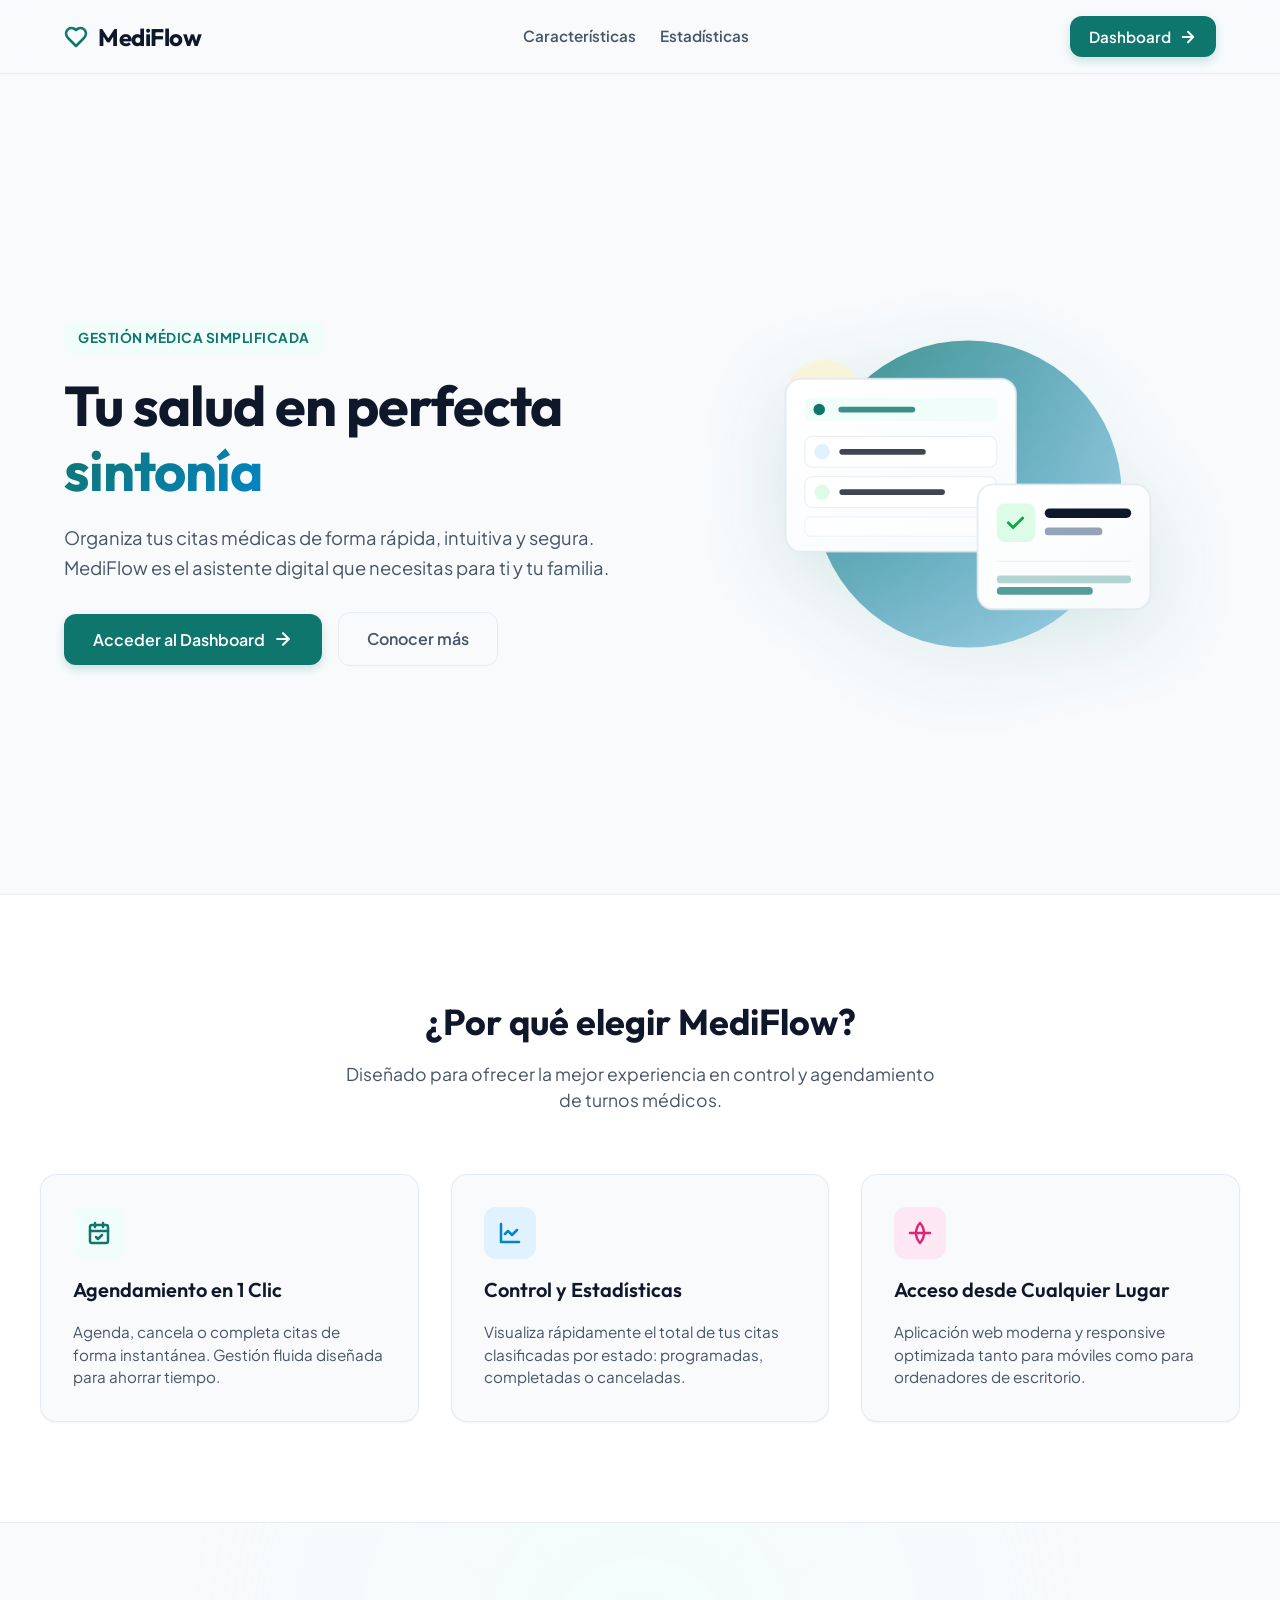
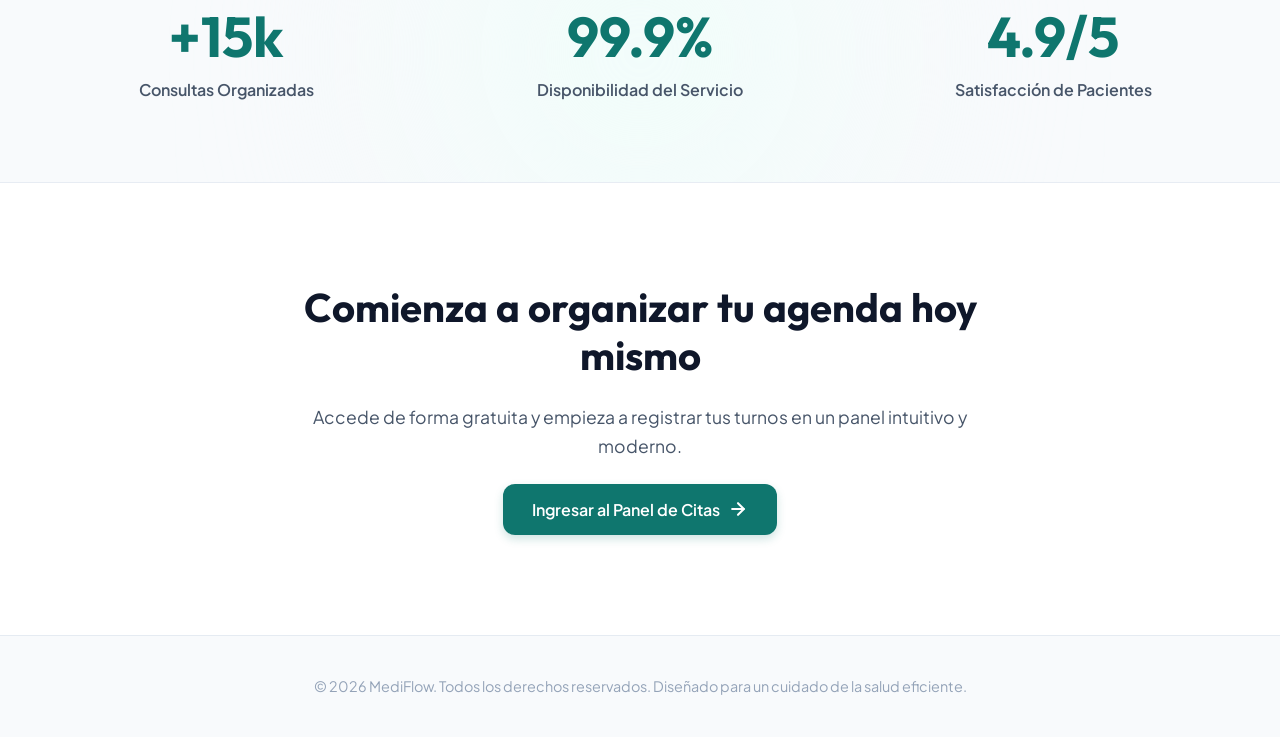
<file: public/index.html>
<!DOCTYPE html>
<html lang="es">
<head>
  <meta charset="UTF-8">
  <meta name="viewport" content="width=device-width, initial-scale=1.0">
  <title>MediFlow - Gestión de Citas Médicas</title>
  <link rel="preconnect" href="https://fonts.googleapis.com">
  <link rel="preconnect" href="https://fonts.gstatic.com" crossorigin>
  <link href="https://fonts.googleapis.com/css2?family=Outfit:wght@300;400;500;600;700&family=Plus+Jakarta+Sans:wght@300;400;500;600;700&display=swap" rel="stylesheet">
  <link rel="stylesheet" href="styles.css">
</head>
<body>
  <!-- VIEW: LANDING PAGE -->
  <div id="landingView" class="view">
    <!-- Header / Navigation -->
    <header class="app-header">
      <div class="header-container">
        <div class="logo clickable-logo" onclick="navigateTo('/')">
          <svg xmlns="http://www.w3.org/2000/svg" width="24" height="24" viewBox="0 0 24 24" fill="none" stroke="currentColor" stroke-width="2.5" stroke-linecap="round" stroke-linejoin="round" class="logo-icon"><path d="M19 14c1.49-1.46 3-3.21 3-5.5A5.5 5.5 0 0 0 16.5 3c-1.76 0-3 .5-4.5 2-1.5-1.5-2.74-2-4.5-2A5.5 5.5 0 0 0 2 8.5c0 2.3 1.5 4.05 3 5.5l7 7Z"/></svg>
          <h1>MediFlow</h1>
        </div>
        <nav class="landing-nav">
          <a href="#features" class="nav-link" onclick="event.preventDefault(); document.getElementById('features').scrollIntoView({ behavior: 'smooth' });">Características</a>
          <a href="#stats" class="nav-link" onclick="event.preventDefault(); document.getElementById('stats').scrollIntoView({ behavior: 'smooth' });">Estadísticas</a>
        </nav>
        <button class="btn btn-primary" onclick="navigateTo('/home')">
          Dashboard
          <svg xmlns="http://www.w3.org/2000/svg" width="18" height="18" viewBox="0 0 24 24" fill="none" stroke="currentColor" stroke-width="2.5" stroke-linecap="round" stroke-linejoin="round"><path d="M5 12h14"/><path d="m12 5 7 7-7 7"/></svg>
        </button>
      </div>
    </header>

    <!-- Hero Section -->
    <section class="landing-hero">
      <div class="hero-container">
        <div class="hero-content">
          <span class="hero-tag">Gestión Médica Simplificada</span>
          <h2 class="hero-title">Tu salud en perfecta <span class="gradient-text">sintonía</span></h2>
          <p class="hero-subtitle">Organiza tus citas médicas de forma rápida, intuitiva y segura. MediFlow es el asistente digital que necesitas para ti y tu familia.</p>
          <div class="hero-actions">
            <button class="btn btn-primary btn-lg" onclick="navigateTo('/home')">
              Acceder al Dashboard
              <svg xmlns="http://www.w3.org/2000/svg" width="20" height="20" viewBox="0 0 24 24" fill="none" stroke="currentColor" stroke-width="2.5" stroke-linecap="round" stroke-linejoin="round"><path d="M5 12h14"/><path d="m12 5 7 7-7 7"/></svg>
            </button>
            <a href="#features" class="btn btn-secondary btn-lg" onclick="event.preventDefault(); document.getElementById('features').scrollIntoView({ behavior: 'smooth' });">Conocer más</a>
          </div>
        </div>
        <div class="hero-graphic">
          <svg viewBox="0 0 500 400" fill="none" xmlns="http://www.w3.org/2000/svg" class="animated-hero-svg">
            <defs>
              <linearGradient id="circleGrad" x1="0%" y1="0%" x2="100%" y2="100%">
                <stop offset="0%" stop-color="var(--primary-color)" stop-opacity="0.8"/>
                <stop offset="100%" stop-color="var(--accent-blue)" stop-opacity="0.3"/>
              </linearGradient>
              <linearGradient id="cardGrad" x1="0%" y1="0%" x2="100%" y2="100%">
                <stop offset="0%" stop-color="var(--bg-secondary)"/>
                <stop offset="100%" stop-color="var(--bg-primary)"/>
              </linearGradient>
            </defs>
            <circle cx="250" cy="200" r="160" fill="url(#circleGrad)" />
            <circle cx="100" cy="100" r="40" fill="var(--accent-yellow-bg)" opacity="0.6"/>
            
            <!-- Calendar Card Mockup -->
            <g class="svg-floating-card-1">
              <rect x="60" y="80" width="240" height="180" rx="16" fill="url(#cardGrad)" stroke="var(--border-color)" stroke-width="2" />
              <!-- Calendar Header -->
              <rect x="80" y="100" width="200" height="24" rx="6" fill="var(--primary-light)"/>
              <circle cx="95" cy="112" r="6" fill="var(--primary-color)"/>
              <rect x="115" y="109" width="80" height="6" rx="3" fill="var(--primary-color)" opacity="0.8"/>
              
              <!-- Calendar Items -->
              <rect x="80" y="140" width="200" height="32" rx="8" fill="var(--bg-secondary)" stroke="var(--border-color)"/>
              <circle cx="98" cy="156" r="8" fill="var(--accent-blue-bg)"/>
              <rect x="116" y="153" width="90" height="6" rx="3" fill="var(--text-primary)" opacity="0.8"/>
              
              <rect x="80" y="182" width="200" height="32" rx="8" fill="var(--bg-secondary)" stroke="var(--border-color)"/>
              <circle cx="98" cy="198" r="8" fill="var(--accent-green-bg)"/>
              <rect x="116" y="195" width="110" height="6" rx="3" fill="var(--text-primary)" opacity="0.8"/>

              <rect x="80" y="224" width="200" height="20" rx="6" fill="var(--bg-secondary)" stroke="var(--border-color)" opacity="0.7"/>
            </g>

            <!-- Stats/Overlay Mockup -->
            <g class="svg-floating-card-2">
              <rect x="260" y="190" width="180" height="130" rx="16" fill="url(#cardGrad)" stroke="var(--border-color)" stroke-width="2" />
              <rect x="280" y="210" width="40" height="40" rx="8" fill="var(--accent-green-bg)"/>
              <path d="M292 230L297 235L307 225" stroke="var(--accent-green)" stroke-width="3" stroke-linecap="round" stroke-linejoin="round"/>
              <rect x="330" y="215" width="90" height="10" rx="5" fill="var(--text-primary)"/>
              <rect x="330" y="235" width="60" height="8" rx="4" fill="var(--text-muted)"/>
              
              <line x1="280" y1="270" x2="420" y2="270" stroke="var(--border-color)" stroke-width="1"/>
              
              <rect x="280" y="285" width="140" height="8" rx="4" fill="var(--primary-color)" opacity="0.3"/>
              <rect x="280" y="297" width="100" height="8" rx="4" fill="var(--primary-color)" opacity="0.7"/>
            </g>
          </svg>
        </div>
      </div>
    </section>

    <!-- Features Section -->
    <section id="features" class="landing-features">
      <div class="section-container">
        <h3 class="section-title">¿Por qué elegir MediFlow?</h3>
        <p class="section-subtitle">Diseñado para ofrecer la mejor experiencia en control y agendamiento de turnos médicos.</p>
        
        <div class="features-grid">
          <!-- Card 1 -->
          <div class="feature-card">
            <div class="feature-icon icon-teal">
              <svg xmlns="http://www.w3.org/2000/svg" width="24" height="24" viewBox="0 0 24 24" fill="none" stroke="currentColor" stroke-width="2.5" stroke-linecap="round" stroke-linejoin="round"><rect width="18" height="18" x="3" y="4" rx="2" ry="2"/><line x1="16" x2="16" y1="2" y2="6"/><line x1="8" x2="8" y1="2" y2="6"/><line x1="3" x2="21" y1="10" y2="10"/><path d="m9 16 2 2 4-4"/></svg>
            </div>
            <h4>Agendamiento en 1 Clic</h4>
            <p>Agenda, cancela o completa citas de forma instantánea. Gestión fluida diseñada para ahorrar tiempo.</p>
          </div>

          <!-- Card 2 -->
          <div class="feature-card">
            <div class="feature-icon icon-indigo">
              <svg xmlns="http://www.w3.org/2000/svg" width="24" height="24" viewBox="0 0 24 24" fill="none" stroke="currentColor" stroke-width="2.5" stroke-linecap="round" stroke-linejoin="round"><path d="M3 3v18h18"/><path d="m19 9-5 5-4-4-3 3"/></svg>
            </div>
            <h4>Control y Estadísticas</h4>
            <p>Visualiza rápidamente el total de tus citas clasificadas por estado: programadas, completadas o canceladas.</p>
          </div>

          <!-- Card 3 -->
          <div class="feature-card">
            <div class="feature-icon icon-pink">
              <svg xmlns="http://www.w3.org/2000/svg" width="24" height="24" viewBox="0 0 24 24" fill="none" stroke="currentColor" stroke-width="2.5" stroke-linecap="round" stroke-linejoin="round"><path d="M12 2a15.3 15.3 0 0 1 4 10 15.3 15.3 0 0 1-4 10 15.3 15.3 0 0 1-4-10 15.3 15.3 0 0 1 4-10z"/><path d="M2 12h20"/></svg>
            </div>
            <h4>Acceso desde Cualquier Lugar</h4>
            <p>Aplicación web moderna y responsive optimizada tanto para móviles como para ordenadores de escritorio.</p>
          </div>
        </div>
      </div>
    </section>

    <!-- Stats Section -->
    <section id="stats" class="landing-stats">
      <div class="stats-bg-blur"></div>
      <div class="section-container">
        <div class="landing-stats-grid">
          <div class="landing-stat-item">
            <span class="landing-stat-number">+15k</span>
            <span class="landing-stat-desc">Consultas Organizadas</span>
          </div>
          <div class="landing-stat-item">
            <span class="landing-stat-number">99.9%</span>
            <span class="landing-stat-desc">Disponibilidad del Servicio</span>
          </div>
          <div class="landing-stat-item">
            <span class="landing-stat-number">4.9/5</span>
            <span class="landing-stat-desc">Satisfacción de Pacientes</span>
          </div>
        </div>
      </div>
    </section>

    <!-- CTA Final Section -->
    <section class="landing-cta">
      <div class="cta-container">
        <h3>Comienza a organizar tu agenda hoy mismo</h3>
        <p>Accede de forma gratuita y empieza a registrar tus turnos en un panel intuitivo y moderno.</p>
        <button class="btn btn-primary btn-lg" onclick="navigateTo('/home')">
          Ingresar al Panel de Citas
          <svg xmlns="http://www.w3.org/2000/svg" width="20" height="20" viewBox="0 0 24 24" fill="none" stroke="currentColor" stroke-width="2.5" stroke-linecap="round" stroke-linejoin="round"><path d="M5 12h14"/><path d="m12 5 7 7-7 7"/></svg>
        </button>
      </div>
    </section>

    <!-- Landing Footer -->
    <footer class="landing-footer">
      <div class="footer-container">
        <p>&copy; 2026 MediFlow. Todos los derechos reservados. Diseñado para un cuidado de la salud eficiente.</p>
      </div>
    </footer>
  </div>

  <!-- VIEW: DASHBOARD -->
  <div id="dashboardView" class="view hidden">
    <!-- Header / Navigation -->
    <header class="app-header">
      <div class="header-container">
        <div class="logo clickable-logo" onclick="navigateTo('/')">
          <svg xmlns="http://www.w3.org/2000/svg" width="24" height="24" viewBox="0 0 24 24" fill="none" stroke="currentColor" stroke-width="2.5" stroke-linecap="round" stroke-linejoin="round" class="logo-icon"><path d="M19 14c1.49-1.46 3-3.21 3-5.5A5.5 5.5 0 0 0 16.5 3c-1.76 0-3 .5-4.5 2-1.5-1.5-2.74-2-4.5-2A5.5 5.5 0 0 0 2 8.5c0 2.3 1.5 4.05 3 5.5l7 7Z"/></svg>
          <h1>MediFlow</h1>
        </div>
        <nav class="dashboard-nav">
          <a href="/" class="nav-link" onclick="event.preventDefault(); navigateTo('/')">
            <svg xmlns="http://www.w3.org/2000/svg" width="18" height="18" viewBox="0 0 24 24" fill="none" stroke="currentColor" stroke-width="2" stroke-linecap="round" stroke-linejoin="round" style="margin-right: 4px; vertical-align: middle;"><path d="m3 9 9-7 9 7v11a2 2 0 0 1-2 2H5a2 2 0 0 1-2-2z"/><polyline points="9 22 9 12 15 12 15 22"/></svg>
            Inicio
          </a>
        </nav>
        <button class="btn btn-primary" id="btnOpenNewAppointment" aria-haspopup="dialog">
          <svg xmlns="http://www.w3.org/2000/svg" width="18" height="18" viewBox="0 0 24 24" fill="none" stroke="currentColor" stroke-width="2.5" stroke-linecap="round" stroke-linejoin="round"><path d="M5 12h14"/><path d="M12 5v14"/></svg>
          Nueva Cita
        </button>
      </div>
    </header>

    <!-- Main Container -->
    <main class="app-container">
      
      <!-- Stats Section -->
      <section class="stats-grid" aria-label="Estadísticas de citas">
        <div class="stat-card">
          <div class="stat-icon icon-blue">
            <svg xmlns="http://www.w3.org/2000/svg" width="22" height="22" viewBox="0 0 24 24" fill="none" stroke="currentColor" stroke-width="2" stroke-linecap="round" stroke-linejoin="round"><path d="M8 2v4"/><path d="M16 2v4"/><rect width="18" height="18" x="3" y="4" rx="2"/><path d="M3 10h18"/></svg>
          </div>
          <div class="stat-info">
            <span class="stat-label">Total Citas</span>
            <span class="stat-value" id="statTotal">0</span>
          </div>
        </div>
        
        <div class="stat-card">
          <div class="stat-icon icon-yellow">
            <svg xmlns="http://www.w3.org/2000/svg" width="22" height="22" viewBox="0 0 24 24" fill="none" stroke="currentColor" stroke-width="2" stroke-linecap="round" stroke-linejoin="round"><circle cx="12" cy="12" r="10"/><polyline points="12 6 12 12 16 14"/></svg>
          </div>
          <div class="stat-info">
            <span class="stat-label">Pendientes</span>
            <span class="stat-value" id="statScheduled">0</span>
          </div>
        </div>

        <div class="stat-card">
          <div class="stat-icon icon-green">
            <svg xmlns="http://www.w3.org/2000/svg" width="22" height="22" viewBox="0 0 24 24" fill="none" stroke="currentColor" stroke-width="2" stroke-linecap="round" stroke-linejoin="round"><path d="M20 6 9 17l-5-5"/></svg>
          </div>
          <div class="stat-info">
            <span class="stat-label">Completadas</span>
            <span class="stat-value" id="statCompleted">0</span>
          </div>
        </div>

        <div class="stat-card">
          <div class="stat-icon icon-red">
            <svg xmlns="http://www.w3.org/2000/svg" width="22" height="22" viewBox="0 0 24 24" fill="none" stroke="currentColor" stroke-width="2" stroke-linecap="round" stroke-linejoin="round"><circle cx="12" cy="12" r="10"/><path d="m15 9-6 6"/><path d="m9 9 6 6"/></svg>
          </div>
          <div class="stat-info">
            <span class="stat-label">Canceladas</span>
            <span class="stat-value" id="statCancelled">0</span>
          </div>
        </div>
      </section>

      <!-- Content Area & Controls -->
      <section class="content-header">
        <div class="filter-bar">
          <button class="filter-btn active" data-filter="all">Todas</button>
          <button class="filter-btn" data-filter="scheduled">Programadas</button>
          <button class="filter-btn" data-filter="completed">Completadas</button>
          <button class="filter-btn" data-filter="cancelled">Canceladas</button>
        </div>
      </section>

      <!-- Loading State -->
      <div id="loadingIndicator" class="loading-container">
        <div class="spinner"></div>
        <p>Cargando citas...</p>
      </div>

      <!-- Empty State -->
      <div id="emptyState" class="empty-state hidden">
        <svg xmlns="http://www.w3.org/2000/svg" width="64" height="64" viewBox="0 0 24 24" fill="none" stroke="currentColor" stroke-width="1.5" stroke-linecap="round" stroke-linejoin="round" class="empty-icon"><rect width="18" height="18" x="3" y="4" rx="2" ry="2"/><line x1="16" x2="16" y1="2" y2="6"/><line x1="8" x2="8" y1="2" y2="6"/><line x1="3" x2="21" y1="10" y2="10"/><path d="m9 16 2 2 4-4"/></svg>
        <h2>No hay citas registradas</h2>
        <p>Comienza programando tu primera consulta médica haciendo clic en "Nueva Cita".</p>
      </div>

      <!-- Grid / List of appointments -->
      <div id="appointmentsGrid" class="appointments-grid">
        <!-- Citas se renderizan dinámicamente aquí -->
      </div>
    </main>
  </div>

  <!-- Notification Toast -->
  <div id="notificationToast" class="toast hidden" role="alert" aria-live="assertive"></div>

  <!-- Booking Modal Dialog -->
  <dialog id="appointmentModal" closedby="any" class="modal-dialog" aria-labelledby="modalTitle">
    <div class="modal-content">
      <header class="modal-header">
        <h2 id="modalTitle">Nueva Cita Médica</h2>
        <button class="btn-close" id="btnCloseModal" aria-label="Cerrar modal">
          <svg xmlns="http://www.w3.org/2000/svg" width="20" height="20" viewBox="0 0 24 24" fill="none" stroke="currentColor" stroke-width="2" stroke-linecap="round" stroke-linejoin="round"><path d="M18 6 6 18"/><path d="m6 6 12 12"/></svg>
        </button>
      </header>
      <form id="appointmentForm" class="modal-body" novalidate>
        <div class="form-group">
          <label for="patientName">Nombre del Paciente <span class="required">*</span></label>
          <input type="text" id="patientName" name="patientName" placeholder="Ej. Juan Pérez" required autocomplete="name">
          <span class="error-message" id="errorPatientName">El nombre es requerido.</span>
        </div>

        <div class="form-group">
          <label for="email">Correo Electrónico <span class="required">*</span></label>
          <input type="email" id="email" name="email" placeholder="Ej. juan@example.com" required autocomplete="email">
          <span class="error-message" id="errorEmail">Introduce un correo electrónico válido.</span>
        </div>

        <div class="form-row">
          <div class="form-group">
            <label for="date">Fecha <span class="required">*</span></label>
            <input type="date" id="date" name="date" required>
            <span class="error-message" id="errorDate">Selecciona una fecha válida.</span>
          </div>

          <div class="form-group">
            <label for="time">Hora <span class="required">*</span></label>
            <input type="time" id="time" name="time" required>
            <span class="error-message" id="errorTime">Selecciona una hora válida.</span>
          </div>
        </div>

        <div class="form-group">
          <label for="service">Servicio Médico <span class="required">*</span></label>
          <select id="service" name="service" required>
            <option value="" disabled selected>Selecciona una especialidad</option>
            <option value="Medicina General">Medicina General</option>
            <option value="Odontología">Odontología</option>
            <option value="Pediatría">Pediatría</option>
            <option value="Cardiología">Cardiología</option>
            <option value="Dermatología">Dermatología</option>
            <option value="Nutrición">Nutrición</option>
          </select>
          <span class="error-message" id="errorService">Por favor, selecciona un servicio.</span>
        </div>

        <div class="form-group">
          <label for="notes">Notas o Sintomatología</label>
          <textarea id="notes" name="notes" rows="3" placeholder="Describe brevemente el motivo de la consulta o notas relevantes..."></textarea>
        </div>

        <footer class="modal-actions">
          <button type="button" class="btn btn-secondary" id="btnCancelModal">Cancelar</button>
          <button type="submit" class="btn btn-primary">
            <svg xmlns="http://www.w3.org/2000/svg" width="16" height="16" viewBox="0 0 24 24" fill="none" stroke="currentColor" stroke-width="2.5" stroke-linecap="round" stroke-linejoin="round"><path d="M5 12h14"/><path d="M12 5v14"/></svg>
            Agendar Cita
          </button>
        </footer>
      </form>
    </div>
  </dialog>

  <!-- Delete Confirmation Dialog -->
  <dialog id="deleteConfirmModal" closedby="any" class="modal-dialog mini-modal" aria-labelledby="deleteModalTitle">
    <div class="modal-content">
      <header class="modal-header">
        <h2 id="deleteModalTitle">¿Eliminar Cita?</h2>
      </header>
      <div class="modal-body">
        <p>¿Estás seguro de que deseas eliminar esta cita? Esta acción no se puede deshacer.</p>
      </div>
      <footer class="modal-actions">
        <button type="button" class="btn btn-secondary" id="btnCancelDelete">Cancelar</button>
        <button type="button" class="btn btn-danger" id="btnConfirmDelete">Eliminar</button>
      </footer>
    </div>
  </dialog>

  <script src="app.js"></script>
</body>
</html>
</file>
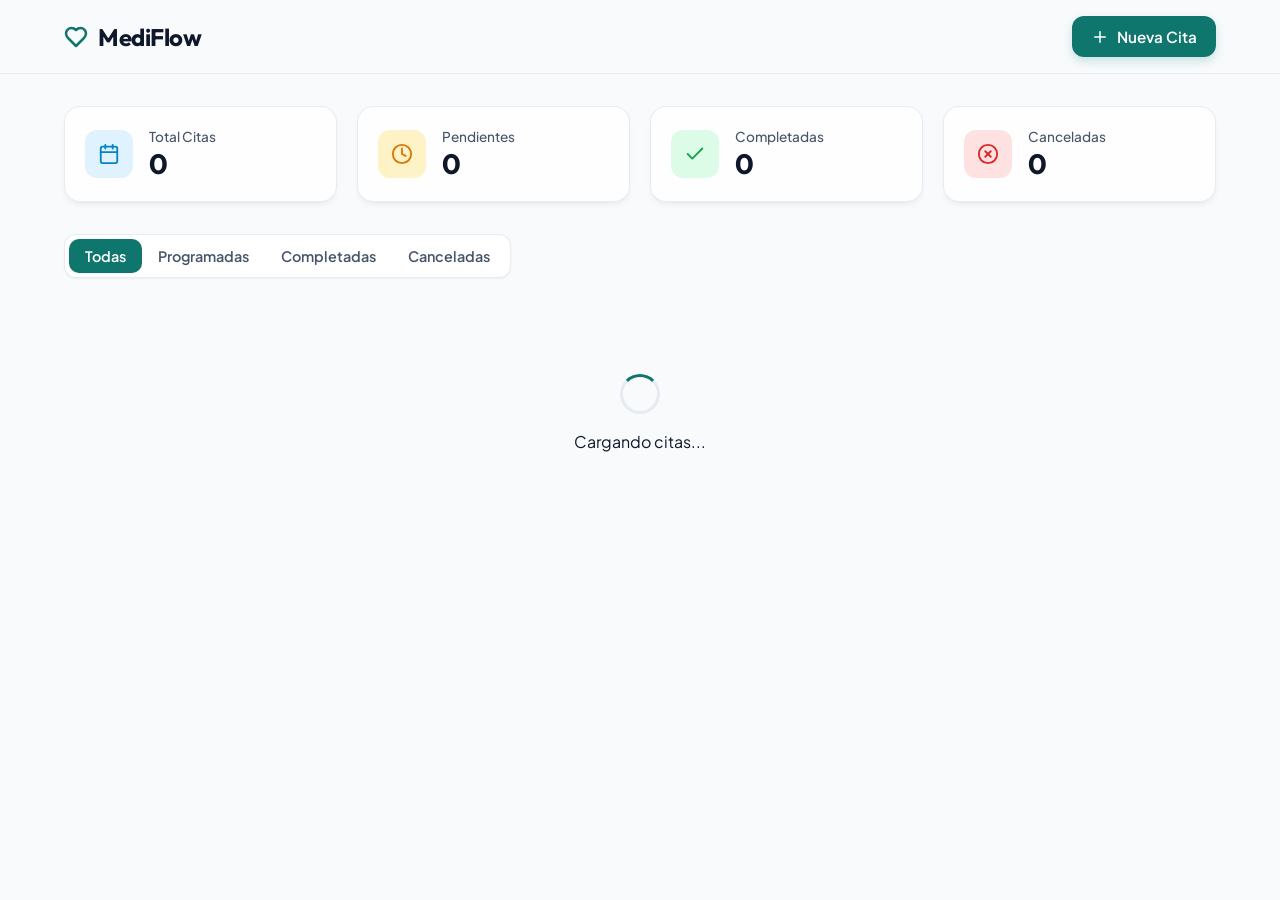
<file: public/home.html>
<!DOCTYPE html>
<html lang="es">
<head>
  <meta charset="UTF-8">
  <meta name="viewport" content="width=device-width, initial-scale=1.0">
  <title>MediFlow - Gestión de Citas Médicas</title>
  <link rel="preconnect" href="https://fonts.googleapis.com">
  <link rel="preconnect" href="https://fonts.gstatic.com" crossorigin>
  <link href="https://fonts.googleapis.com/css2?family=Outfit:wght@300;400;500;600;700&family=Plus+Jakarta+Sans:wght@300;400;500;600;700&display=swap" rel="stylesheet">
  <link rel="stylesheet" href="styles.css">
</head>
<body>
  <!-- Header / Navigation -->
  <header class="app-header">
    <div class="header-container">
      <a href="/" class="logo" style="text-decoration: none; color: inherit;">
        <svg xmlns="http://www.w3.org/2000/svg" width="24" height="24" viewBox="0 0 24 24" fill="none" stroke="currentColor" stroke-width="2.5" stroke-linecap="round" stroke-linejoin="round" class="logo-icon"><path d="M19 14c1.49-1.46 3-3.21 3-5.5A5.5 5.5 0 0 0 16.5 3c-1.76 0-3 .5-4.5 2-1.5-1.5-2.74-2-4.5-2A5.5 5.5 0 0 0 2 8.5c0 2.3 1.5 4.05 3 5.5l7 7Z"/></svg>
        <h1>MediFlow</h1>
      </a>
      <button class="btn btn-primary" id="btnOpenNewAppointment" aria-haspopup="dialog">
        <svg xmlns="http://www.w3.org/2000/svg" width="18" height="18" viewBox="0 0 24 24" fill="none" stroke="currentColor" stroke-width="2" stroke-linecap="round" stroke-linejoin="round"><path d="M5 12h14"/><path d="M12 5v14"/></svg>
        Nueva Cita
      </button>
    </div>
  </header>

  <!-- Main Container -->
  <main class="app-container">
    
    <!-- Stats Section -->
    <section class="stats-grid" aria-label="Estadísticas de citas">
      <div class="stat-card">
        <div class="stat-icon icon-blue">
          <svg xmlns="http://www.w3.org/2000/svg" width="22" height="22" viewBox="0 0 24 24" fill="none" stroke="currentColor" stroke-width="2" stroke-linecap="round" stroke-linejoin="round"><path d="M8 2v4"/><path d="M16 2v4"/><rect width="18" height="18" x="3" y="4" rx="2"/><path d="M3 10h18"/></svg>
        </div>
        <div class="stat-info">
          <span class="stat-label">Total Citas</span>
          <span class="stat-value" id="statTotal">0</span>
        </div>
      </div>
      
      <div class="stat-card">
        <div class="stat-icon icon-yellow">
          <svg xmlns="http://www.w3.org/2000/svg" width="22" height="22" viewBox="0 0 24 24" fill="none" stroke="currentColor" stroke-width="2" stroke-linecap="round" stroke-linejoin="round"><circle cx="12" cy="12" r="10"/><polyline points="12 6 12 12 16 14"/></svg>
        </div>
        <div class="stat-info">
          <span class="stat-label">Pendientes</span>
          <span class="stat-value" id="statScheduled">0</span>
        </div>
      </div>

      <div class="stat-card">
        <div class="stat-icon icon-green">
          <svg xmlns="http://www.w3.org/2000/svg" width="22" height="22" viewBox="0 0 24 24" fill="none" stroke="currentColor" stroke-width="2" stroke-linecap="round" stroke-linejoin="round"><path d="M20 6 9 17l-5-5"/></svg>
        </div>
        <div class="stat-info">
          <span class="stat-label">Completadas</span>
          <span class="stat-value" id="statCompleted">0</span>
        </div>
      </div>

      <div class="stat-card">
        <div class="stat-icon icon-red">
          <svg xmlns="http://www.w3.org/2000/svg" width="22" height="22" viewBox="0 0 24 24" fill="none" stroke="currentColor" stroke-width="2" stroke-linecap="round" stroke-linejoin="round"><circle cx="12" cy="12" r="10"/><path d="m15 9-6 6"/><path d="m9 9 6 6"/></svg>
        </div>
        <div class="stat-info">
          <span class="stat-label">Canceladas</span>
          <span class="stat-value" id="statCancelled">0</span>
        </div>
      </div>
    </section>

    <!-- Content Area & Controls -->
    <section class="content-header">
      <div class="filter-bar">
        <button class="filter-btn active" data-filter="all">Todas</button>
        <button class="filter-btn" data-filter="scheduled">Programadas</button>
        <button class="filter-btn" data-filter="completed">Completadas</button>
        <button class="filter-btn" data-filter="cancelled">Canceladas</button>
      </div>
    </section>

    <!-- Loading State -->
    <div id="loadingIndicator" class="loading-container">
      <div class="spinner"></div>
      <p>Cargando citas...</p>
    </div>

    <!-- Empty State -->
    <div id="emptyState" class="empty-state hidden">
      <svg xmlns="http://www.w3.org/2000/svg" width="64" height="64" viewBox="0 0 24 24" fill="none" stroke="currentColor" stroke-width="1.5" stroke-linecap="round" stroke-linejoin="round" class="empty-icon"><rect width="18" height="18" x="3" y="4" rx="2" ry="2"/><line x1="16" x2="16" y1="2" y2="6"/><line x1="8" x2="8" y1="2" y2="6"/><line x1="3" x2="21" y1="10" y2="10"/><path d="m9 16 2 2 4-4"/></svg>
      <h2>No hay citas registradas</h2>
      <p>Comienza programando tu primera consulta médica haciendo clic en "Nueva Cita".</p>
    </div>

    <!-- Grid / List of appointments -->
    <div id="appointmentsGrid" class="appointments-grid">
      <!-- Citas se renderizan dinámicamente aquí -->
    </div>
  </main>

  <!-- Notification Toast -->
  <div id="notificationToast" class="toast hidden" role="alert" aria-live="assertive"></div>

  <!-- Booking Modal Dialog -->
  <dialog id="appointmentModal" closedby="any" class="modal-dialog" aria-labelledby="modalTitle">
    <div class="modal-content">
      <header class="modal-header">
        <h2 id="modalTitle">Nueva Cita Médica</h2>
        <button class="btn-close" id="btnCloseModal" aria-label="Cerrar modal">
          <svg xmlns="http://www.w3.org/2000/svg" width="20" height="20" viewBox="0 0 24 24" fill="none" stroke="currentColor" stroke-width="2" stroke-linecap="round" stroke-linejoin="round"><path d="M18 6 6 18"/><path d="m6 6 12 12"/></svg>
        </button>
      </header>
      <form id="appointmentForm" class="modal-body" novalidate>
        <div class="form-group">
          <label for="patientName">Nombre del Paciente <span class="required">*</span></label>
          <input type="text" id="patientName" name="patientName" placeholder="Ej. Juan Pérez" required autocomplete="name">
          <span class="error-message" id="errorPatientName">El nombre es requerido.</span>
        </div>

        <div class="form-group">
          <label for="email">Correo Electrónico <span class="required">*</span></label>
          <input type="email" id="email" name="email" placeholder="Ej. juan@example.com" required autocomplete="email">
          <span class="error-message" id="errorEmail">Introduce un correo electrónico válido.</span>
        </div>

        <div class="form-row">
          <div class="form-group">
            <label for="date">Fecha <span class="required">*</span></label>
            <input type="date" id="date" name="date" required>
            <span class="error-message" id="errorDate">Selecciona una fecha válida.</span>
          </div>

          <div class="form-group">
            <label for="time">Hora <span class="required">*</span></label>
            <input type="time" id="time" name="time" required>
            <span class="error-message" id="errorTime">Selecciona una hora válida.</span>
          </div>
        </div>

        <div class="form-group">
          <label for="service">Servicio Médico <span class="required">*</span></label>
          <select id="service" name="service" required>
            <option value="" disabled selected>Selecciona una especialidad</option>
            <option value="Medicina General">Medicina General</option>
            <option value="Odontología">Odontología</option>
            <option value="Pediatría">Pediatría</option>
            <option value="Cardiología">Cardiología</option>
            <option value="Dermatología">Dermatología</option>
            <option value="Nutrición">Nutrición</option>
          </select>
          <span class="error-message" id="errorService">Por favor, selecciona un servicio.</span>
        </div>

        <div class="form-group">
          <label for="notes">Notas o Sintomatología</label>
          <textarea id="notes" name="notes" rows="3" placeholder="Describe brevemente el motivo de la consulta o notas relevantes..."></textarea>
        </div>

        <footer class="modal-actions">
          <button type="button" class="btn btn-secondary" id="btnCancelModal">Cancelar</button>
          <button type="submit" class="btn btn-primary">
            <svg xmlns="http://www.w3.org/2000/svg" width="16" height="16" viewBox="0 0 24 24" fill="none" stroke="currentColor" stroke-width="2.5" stroke-linecap="round" stroke-linejoin="round"><path d="M5 12h14"/><path d="M12 5v14"/></svg>
            Agendar Cita
          </button>
        </footer>
      </form>
    </div>
  </dialog>

  <!-- Delete Confirmation Dialog -->
  <dialog id="deleteConfirmModal" closedby="any" class="modal-dialog mini-modal" aria-labelledby="deleteModalTitle">
    <div class="modal-content">
      <header class="modal-header">
        <h2 id="deleteModalTitle">¿Eliminar Cita?</h2>
      </header>
      <div class="modal-body">
        <p>¿Estás seguro de que deseas eliminar esta cita? Esta acción no se puede deshacer.</p>
      </div>
      <footer class="modal-actions">
        <button type="button" class="btn btn-secondary" id="btnCancelDelete">Cancelar</button>
        <button type="button" class="btn btn-danger" id="btnConfirmDelete">Eliminar</button>
      </footer>
    </div>
  </dialog>

  <script src="app.js"></script>
</body>
</html>
</file>
<file: public/styles.css>
/* Design Tokens & Theme Setup */
:root {
  --font-title: 'Outfit', -apple-system, BlinkMacSystemFont, 'Segoe UI', Roboto, sans-serif;
  --font-body: 'Plus Jakarta Sans', -apple-system, BlinkMacSystemFont, 'Segoe UI', Roboto, sans-serif;

  /* Light Theme Colors (Sophisticated Slate & Teal) */
  --bg-primary: #f8fafc;
  --bg-secondary: #ffffff;
  --bg-card: rgba(255, 255, 255, 0.8);
  --bg-card-hover: rgba(255, 255, 255, 0.95);
  --border-color: rgba(226, 232, 240, 0.8);
  --text-primary: #0f172a;
  --text-secondary: #475569;
  --text-muted: #94a3b8;
  
  --primary-color: #0f766e;
  --primary-hover: #115e59;
  --primary-light: #f0fdfa;
  --primary-text: #ffffff;
  
  --danger-color: #e11d48;
  --danger-hover: #be123c;
  --danger-light: #fff1f2;
  
  /* Status Colors */
  --status-scheduled-bg: #fef3c7;
  --status-scheduled-text: #d97706;
  --status-completed-bg: #dcfce7;
  --status-completed-text: #15803d;
  --status-cancelled-bg: #fee2e2;
  --status-cancelled-text: #b91c1c;

  /* Card Icon Accents */
  --accent-blue-bg: #e0f2fe;
  --accent-blue: #0284c7;
  --accent-yellow-bg: #fef3c7;
  --accent-yellow: #d97706;
  --accent-green-bg: #dcfce7;
  --accent-green: #16a34a;
  --accent-red-bg: #fee2e2;
  --accent-red: #dc2626;

  /* Box Shadows & Blurs */
  --shadow-sm: 0 1px 2px 0 rgba(0, 0, 0, 0.05);
  --shadow-md: 0 4px 6px -1px rgba(0, 0, 0, 0.05), 0 2px 4px -2px rgba(0, 0, 0, 0.05);
  --shadow-lg: 0 10px 15px -3px rgba(0, 0, 0, 0.05), 0 4px 6px -4px rgba(0, 0, 0, 0.05);
  --shadow-premium: 0 20px 25px -5px rgba(15, 118, 110, 0.05), 0 8px 10px -6px rgba(15, 118, 110, 0.05);
  --glass-blur: blur(12px);
  --border-radius-sm: 8px;
  --border-radius-md: 12px;
  --border-radius-lg: 16px;
  --border-radius-xl: 24px;
}

@media (prefers-color-scheme: dark) {
  :root {
    /* Dark Theme Colors */
    --bg-primary: #0b0f19;
    --bg-secondary: #111827;
    --bg-card: rgba(17, 24, 39, 0.7);
    --bg-card-hover: rgba(17, 24, 39, 0.9);
    --border-color: rgba(31, 41, 55, 0.8);
    --text-primary: #f9fafb;
    --text-secondary: #9ca3af;
    --text-muted: #6b7280;

    --primary-color: #14b8a6;
    --primary-hover: #2dd4bf;
    --primary-light: rgba(20, 184, 166, 0.1);
    
    --danger-color: #f43f5e;
    --danger-hover: #fb7185;
    --danger-light: rgba(244, 63, 94, 0.1);

    /* Status Colors (Dark mode adjusted) */
    --status-scheduled-bg: rgba(217, 119, 6, 0.15);
    --status-scheduled-text: #fbbf24;
    --status-completed-bg: rgba(22, 163, 74, 0.15);
    --status-completed-text: #4ade80;
    --status-cancelled-bg: rgba(220, 38, 38, 0.15);
    --status-cancelled-text: #f87171;

    /* Card Icon Accents (Dark Mode) */
    --accent-blue-bg: rgba(2, 132, 199, 0.15);
    --accent-blue: #38bdf8;
    --accent-yellow-bg: rgba(217, 119, 6, 0.15);
    --accent-yellow: #fbbf24;
    --accent-green-bg: rgba(22, 163, 74, 0.15);
    --accent-green: #4ade80;
    --accent-red-bg: rgba(220, 38, 38, 0.15);
    --accent-red: #f87171;

    --shadow-premium: 0 20px 25px -5px rgba(0, 0, 0, 0.3), 0 8px 10px -6px rgba(0, 0, 0, 0.3);
  }
}

/* Base resets & styles */
* {
  margin: 0;
  padding: 0;
  box-sizing: border-box;
}

body {
  font-family: var(--font-body);
  background-color: var(--bg-primary);
  color: var(--text-primary);
  min-height: 100vh;
  line-height: 1.5;
  transition: background-color 0.3s ease, color 0.3s ease;
  overflow-x: hidden;
}

/* Buttons */
.btn {
  display: inline-flex;
  align-items: center;
  justify-content: center;
  gap: 8px;
  font-family: var(--font-body);
  font-weight: 600;
  font-size: 0.95rem;
  padding: 10px 18px;
  border-radius: var(--border-radius-md);
  border: 1px solid transparent;
  cursor: pointer;
  transition: all 0.2s cubic-bezier(0.4, 0, 0.2, 1);
  text-decoration: none;
}

.btn-primary {
  background-color: var(--primary-color);
  color: var(--primary-text);
  box-shadow: 0 4px 10px rgba(15, 118, 110, 0.2);
}

.btn-primary:hover {
  background-color: var(--primary-hover);
  transform: translateY(-1px);
  box-shadow: 0 6px 14px rgba(15, 118, 110, 0.3);
}

.btn-secondary {
  background-color: transparent;
  border-color: var(--border-color);
  color: var(--text-secondary);
}

.btn-secondary:hover {
  background-color: var(--border-color);
  color: var(--text-primary);
}

.btn-danger {
  background-color: var(--danger-color);
  color: #fff;
  box-shadow: 0 4px 10px rgba(225, 29, 72, 0.2);
}

.btn-danger:hover {
  background-color: var(--danger-hover);
  transform: translateY(-1px);
  box-shadow: 0 6px 14px rgba(225, 29, 72, 0.3);
}

/* Header */
.app-header {
  position: sticky;
  top: 0;
  z-index: 10;
  background-color: rgba(248, 250, 252, 0.7);
  backdrop-filter: var(--glass-blur);
  -webkit-backdrop-filter: var(--glass-blur);
  border-bottom: 1px solid var(--border-color);
  transition: background-color 0.3s ease, border-color 0.3s ease;
}

@media (prefers-color-scheme: dark) {
  .app-header {
    background-color: rgba(11, 15, 25, 0.7);
  }
}

.header-container {
  max-width: 1200px;
  margin: 0 auto;
  padding: 16px 24px;
  display: flex;
  justify-content: space-between;
  align-items: center;
}

.logo {
  display: flex;
  align-items: center;
  gap: 10px;
}

.logo-icon {
  color: var(--primary-color);
  animation: heartbeat 2s infinite ease-in-out;
}

.logo h1 {
  font-family: var(--font-title);
  font-size: 1.5rem;
  font-weight: 700;
  letter-spacing: -0.5px;
  color: var(--text-primary);
}

/* Container */
.app-container {
  max-width: 1200px;
  margin: 0 auto;
  padding: 32px 24px;
  display: flex;
  flex-direction: column;
  gap: 32px;
}

/* Stats Section */
.stats-grid {
  display: grid;
  grid-template-columns: repeat(auto-fit, minmax(220px, 1fr));
  gap: 20px;
}

.stat-card {
  background-color: var(--bg-card);
  backdrop-filter: var(--glass-blur);
  -webkit-backdrop-filter: var(--glass-blur);
  border: 1px solid var(--border-color);
  border-radius: var(--border-radius-lg);
  padding: 20px;
  display: flex;
  align-items: center;
  gap: 16px;
  box-shadow: var(--shadow-md);
  transition: transform 0.2s ease, box-shadow 0.2s ease, background-color 0.3s ease;
}

.stat-card:hover {
  transform: translateY(-2px);
  box-shadow: var(--shadow-lg);
}

.stat-icon {
  width: 48px;
  height: 48px;
  border-radius: var(--border-radius-md);
  display: flex;
  align-items: center;
  justify-content: center;
}

.icon-blue { background-color: var(--accent-blue-bg); color: var(--accent-blue); }
.icon-yellow { background-color: var(--accent-yellow-bg); color: var(--accent-yellow); }
.icon-green { background-color: var(--accent-green-bg); color: var(--accent-green); }
.icon-red { background-color: var(--accent-red-bg); color: var(--accent-red); }

.stat-info {
  display: flex;
  flex-direction: column;
}

.stat-label {
  font-size: 0.85rem;
  font-weight: 500;
  color: var(--text-secondary);
}

.stat-value {
  font-family: var(--font-title);
  font-size: 1.75rem;
  font-weight: 700;
  color: var(--text-primary);
  line-height: 1.2;
}

/* Content Header & Filter Bar */
.content-header {
  display: flex;
  justify-content: space-between;
  align-items: center;
  flex-wrap: wrap;
  gap: 16px;
}

.filter-bar {
  display: flex;
  background-color: var(--bg-secondary);
  border: 1px solid var(--border-color);
  padding: 4px;
  border-radius: var(--border-radius-md);
  box-shadow: var(--shadow-sm);
}

.filter-btn {
  font-family: var(--font-body);
  font-weight: 600;
  font-size: 0.9rem;
  padding: 8px 16px;
  border: none;
  background: transparent;
  color: var(--text-secondary);
  border-radius: calc(var(--border-radius-md) - 2px);
  cursor: pointer;
  transition: all 0.2s ease;
}

.filter-btn:hover {
  color: var(--text-primary);
}

.filter-btn.active {
  background-color: var(--primary-color);
  color: var(--primary-text);
  box-shadow: var(--shadow-sm);
}

/* Loading & Empty State */
.loading-container {
  display: flex;
  flex-direction: column;
  align-items: center;
  justify-content: center;
  padding: 64px 0;
  gap: 16px;
}

.spinner {
  width: 40px;
  height: 40px;
  border: 3px solid var(--border-color);
  border-top-color: var(--primary-color);
  border-radius: 50%;
  animation: spin 1s linear infinite;
}

.empty-state {
  text-align: center;
  padding: 64px 24px;
  background-color: var(--bg-card);
  backdrop-filter: var(--glass-blur);
  border: 1px solid var(--border-color);
  border-radius: var(--border-radius-xl);
  max-width: 500px;
  margin: 0 auto;
  box-shadow: var(--shadow-md);
}

.empty-icon {
  color: var(--text-muted);
  margin-bottom: 16px;
}

.empty-state h2 {
  font-family: var(--font-title);
  font-size: 1.5rem;
  font-weight: 600;
  margin-bottom: 8px;
}

.empty-state p {
  color: var(--text-secondary);
}

/* Appointments Grid */
.appointments-grid {
  display: grid;
  grid-template-columns: repeat(auto-fill, minmax(320px, 1fr));
  gap: 24px;
  perspective: 1000px;
}

/* Card */
.appointment-card {
  background-color: var(--bg-card);
  backdrop-filter: var(--glass-blur);
  -webkit-backdrop-filter: var(--glass-blur);
  border: 1px solid var(--border-color);
  border-radius: var(--border-radius-lg);
  padding: 24px;
  display: flex;
  flex-direction: column;
  gap: 20px;
  box-shadow: var(--shadow-md);
  transition: all 0.3s cubic-bezier(0.4, 0, 0.2, 1);
  position: relative;
  overflow: hidden;
}

.appointment-card:hover {
  transform: translateY(-4px) scale(1.01);
  box-shadow: var(--shadow-premium);
  background-color: var(--bg-card-hover);
}

.appointment-card::before {
  content: '';
  position: absolute;
  top: 0;
  left: 0;
  width: 4px;
  height: 100%;
  background-color: var(--card-accent, var(--primary-color));
}

.card-header {
  display: flex;
  justify-content: space-between;
  align-items: flex-start;
  gap: 12px;
}

.patient-info {
  display: flex;
  flex-direction: column;
}

.patient-name {
  font-family: var(--font-title);
  font-size: 1.2rem;
  font-weight: 600;
  color: var(--text-primary);
}

.patient-email {
  font-size: 0.85rem;
  color: var(--text-muted);
}

.status-pill {
  font-size: 0.75rem;
  font-weight: 700;
  text-transform: uppercase;
  letter-spacing: 0.5px;
  padding: 4px 10px;
  border-radius: 9999px;
  white-space: nowrap;
}

.status-scheduled { background-color: var(--status-scheduled-bg); color: var(--status-scheduled-text); }
.status-completed { background-color: var(--status-completed-bg); color: var(--status-completed-text); }
.status-cancelled { background-color: var(--status-cancelled-bg); color: var(--status-cancelled-text); }

.card-details {
  display: flex;
  flex-direction: column;
  gap: 10px;
  border-top: 1px dashed var(--border-color);
  border-bottom: 1px dashed var(--border-color);
  padding: 16px 0;
}

.detail-item {
  display: flex;
  align-items: center;
  gap: 10px;
  font-size: 0.9rem;
  color: var(--text-secondary);
}

.detail-item svg {
  color: var(--text-muted);
  flex-shrink: 0;
}

.card-notes {
  font-size: 0.9rem;
  color: var(--text-secondary);
  background-color: var(--bg-primary);
  padding: 10px 14px;
  border-radius: var(--border-radius-sm);
  border-left: 3px solid var(--border-color);
  font-style: italic;
  word-break: break-word;
}

.card-actions {
  display: flex;
  justify-content: flex-end;
  align-items: center;
  gap: 12px;
  margin-top: auto;
}

.action-btn-icon {
  background: transparent;
  border: 1px solid var(--border-color);
  color: var(--text-secondary);
  width: 36px;
  height: 36px;
  border-radius: var(--border-radius-sm);
  display: flex;
  align-items: center;
  justify-content: center;
  cursor: pointer;
  transition: all 0.2s ease;
}

.action-btn-icon:hover {
  background-color: var(--border-color);
  color: var(--text-primary);
}

.action-btn-icon.complete:hover {
  background-color: var(--status-completed-bg);
  border-color: var(--status-completed-text);
  color: var(--status-completed-text);
}

.action-btn-icon.cancel:hover {
  background-color: var(--status-cancelled-bg);
  border-color: var(--status-cancelled-text);
  color: var(--status-cancelled-text);
}

.action-btn-icon.delete:hover {
  background-color: var(--danger-light);
  border-color: var(--danger-color);
  color: var(--danger-color);
}

/* Modals */
.modal-dialog {
  border: none;
  background: transparent;
  max-width: 500px;
  width: 90%;
  margin: auto;
  outline: none;
  border-radius: var(--border-radius-xl);
  overflow: visible;
}

.modal-dialog.mini-modal {
  max-width: 400px;
}

.modal-dialog::backdrop {
  background-color: rgba(15, 23, 42, 0.4);
  backdrop-filter: var(--glass-blur);
  -webkit-backdrop-filter: var(--glass-blur);
  animation: fade-in 0.3s ease;
}

.modal-content {
  background-color: var(--bg-secondary);
  border: 1px solid var(--border-color);
  border-radius: var(--border-radius-xl);
  box-shadow: 0 25px 50px -12px rgba(0, 0, 0, 0.25);
  animation: slide-up 0.3s cubic-bezier(0.16, 1, 0.3, 1);
  overflow: hidden;
}

.modal-header {
  padding: 24px;
  border-bottom: 1px solid var(--border-color);
  display: flex;
  justify-content: space-between;
  align-items: center;
}

.modal-header h2 {
  font-family: var(--font-title);
  font-size: 1.4rem;
  font-weight: 700;
  color: var(--text-primary);
}

.btn-close {
  background: transparent;
  border: none;
  color: var(--text-muted);
  cursor: pointer;
  transition: color 0.2s ease;
  display: flex;
  align-items: center;
}

.btn-close:hover {
  color: var(--text-primary);
}

.modal-body {
  padding: 24px;
  display: flex;
  flex-direction: column;
  gap: 20px;
}

.form-group {
  display: flex;
  flex-direction: column;
  gap: 6px;
}

.form-group label {
  font-size: 0.85rem;
  font-weight: 600;
  color: var(--text-secondary);
}

.required {
  color: var(--danger-color);
}

.form-group input,
.form-group select,
.form-group textarea {
  font-family: var(--font-body);
  font-size: 0.95rem;
  padding: 10px 14px;
  border-radius: var(--border-radius-md);
  border: 1px solid var(--border-color);
  background-color: var(--bg-primary);
  color: var(--text-primary);
  outline: none;
  transition: all 0.2s ease;
  width: 100%;
}

.form-group input:focus,
.form-group select:focus,
.form-group textarea:focus {
  border-color: var(--primary-color);
  box-shadow: 0 0 0 3px var(--primary-light);
}

.form-row {
  display: grid;
  grid-template-columns: 1fr 1fr;
  gap: 16px;
}

.form-group input.invalid,
.form-group select.invalid {
  border-color: var(--danger-color);
  box-shadow: 0 0 0 3px var(--danger-light);
}

.error-message {
  font-size: 0.8rem;
  color: var(--danger-color);
  display: none;
  margin-top: 2px;
}

.error-message.visible {
  display: block;
}

.modal-actions {
  display: flex;
  justify-content: flex-end;
  gap: 12px;
  border-top: 1px solid var(--border-color);
  padding: 20px 24px;
  background-color: var(--bg-primary);
}

/* Notification Toast */
.toast {
  position: fixed;
  bottom: 24px;
  right: 24px;
  z-index: 100;
  background-color: var(--bg-secondary);
  border: 1px solid var(--border-color);
  padding: 16px 20px;
  border-radius: var(--border-radius-md);
  box-shadow: var(--shadow-lg);
  display: flex;
  align-items: center;
  gap: 12px;
  max-width: 350px;
  transition: all 0.3s ease;
  animation: slide-in 0.3s ease;
}

.toast.hidden {
  display: none;
}

.toast.success {
  border-left: 4px solid var(--accent-green);
}

.toast.error {
  border-left: 4px solid var(--danger-color);
}

/* Utility Helpers */
.hidden {
  display: none !important;
}

/* Animations */
@keyframes heartbeat {
  0% { transform: scale(1); }
  14% { transform: scale(1.12); }
  28% { transform: scale(1); }
  42% { transform: scale(1.12); }
  70% { transform: scale(1); }
}

@keyframes spin {
  to { transform: rotate(360deg); }
}

@keyframes fade-in {
  from { opacity: 0; }
  to { opacity: 1; }
}

@keyframes slide-up {
  from { transform: translateY(20px); opacity: 0; }
  to { transform: translateY(0); opacity: 1; }
}

@keyframes slide-in {
  from { transform: translateX(100px); opacity: 0; }
  to { transform: translateX(0); opacity: 1; }
}

/* ----------------------------------------------------
   Landing Page Styles
   ---------------------------------------------------- */
.clickable-logo {
  cursor: pointer;
  transition: opacity 0.2s ease;
}

.clickable-logo:hover {
  opacity: 0.85;
}

.view {
  animation: fade-in 0.35s ease-out;
}

.landing-nav, .dashboard-nav {
  display: flex;
  gap: 24px;
  align-items: center;
}

.nav-link {
  font-family: var(--font-body);
  font-weight: 600;
  color: var(--text-secondary);
  text-decoration: none;
  font-size: 0.95rem;
  transition: color 0.2s ease;
}

.nav-link:hover {
  color: var(--primary-color);
}

.landing-hero {
  padding: 80px 24px 60px 24px;
  max-width: 1200px;
  margin: 0 auto;
  min-height: calc(100vh - 80px);
  display: flex;
  align-items: center;
}

.hero-container {
  display: grid;
  grid-template-columns: 1.1fr 0.9fr;
  gap: 48px;
  align-items: center;
  width: 100%;
}

.hero-content {
  display: flex;
  flex-direction: column;
  align-items: flex-start;
  gap: 20px;
}

.hero-tag {
  background-color: var(--primary-light);
  color: var(--primary-color);
  padding: 6px 14px;
  border-radius: var(--border-radius-sm);
  font-size: 0.85rem;
  font-weight: 700;
  text-transform: uppercase;
  letter-spacing: 0.5px;
}

.hero-title {
  font-family: var(--font-title);
  font-size: 3.5rem;
  font-weight: 700;
  line-height: 1.15;
  letter-spacing: -1px;
  color: var(--text-primary);
}

.hero-title .gradient-text {
  background: linear-gradient(135deg, var(--primary-color), var(--accent-blue));
  -webkit-background-clip: text;
  -webkit-text-fill-color: transparent;
}

.hero-subtitle {
  font-size: 1.15rem;
  color: var(--text-secondary);
  line-height: 1.6;
}

.hero-actions {
  display: flex;
  gap: 16px;
  margin-top: 10px;
  align-items: center;
}

.btn-lg {
  padding: 14px 28px;
  font-size: 1rem;
  border-radius: var(--border-radius-md);
}

.hero-graphic {
  display: flex;
  justify-content: center;
  align-items: center;
  position: relative;
}

.animated-hero-svg {
  width: 100%;
  max-width: 480px;
  height: auto;
  filter: drop-shadow(0 20px 40px rgba(15, 118, 110, 0.15));
}

/* SVG floating animations */
.svg-floating-card-1 {
  animation: float-card-1 6s infinite ease-in-out;
}

.svg-floating-card-2 {
  animation: float-card-2 6s infinite ease-in-out;
}

@keyframes float-card-1 {
  0%, 100% { transform: translateY(0); }
  50% { transform: translateY(-12px); }
}

@keyframes float-card-2 {
  0%, 100% { transform: translateY(0); }
  50% { transform: translateY(12px); }
}

.landing-features {
  padding: 100px 24px;
  background-color: var(--bg-secondary);
  border-top: 1px solid var(--border-color);
  border-bottom: 1px solid var(--border-color);
  transition: background-color 0.3s ease, border-color 0.3s ease;
}

.section-container {
  max-width: 1200px;
  margin: 0 auto;
  text-align: center;
}

.section-title {
  font-family: var(--font-title);
  font-size: 2.25rem;
  font-weight: 700;
  color: var(--text-primary);
  margin-bottom: 12px;
}

.section-subtitle {
  font-size: 1.1rem;
  color: var(--text-secondary);
  max-width: 600px;
  margin: 0 auto 60px auto;
}

.features-grid {
  display: grid;
  grid-template-columns: repeat(auto-fit, minmax(280px, 1fr));
  gap: 32px;
  text-align: left;
}

.feature-card {
  background-color: var(--bg-primary);
  border: 1px solid var(--border-color);
  border-radius: var(--border-radius-lg);
  padding: 32px;
  box-shadow: var(--shadow-sm);
  transition: all 0.3s cubic-bezier(0.4, 0, 0.2, 1);
  display: flex;
  flex-direction: column;
  gap: 16px;
}

.feature-card:hover {
  transform: translateY(-8px);
  box-shadow: var(--shadow-premium);
  background-color: var(--bg-card-hover);
  border-color: var(--primary-color);
}

.feature-icon {
  width: 52px;
  height: 52px;
  border-radius: var(--border-radius-md);
  display: flex;
  align-items: center;
  justify-content: center;
}

.icon-teal { background-color: var(--primary-light); color: var(--primary-color); }
.icon-indigo { background-color: var(--accent-blue-bg); color: var(--accent-blue); }
.icon-pink { background-color: #fce7f3; color: #db2777; }

@media (prefers-color-scheme: dark) {
  .icon-pink { background-color: rgba(219, 39, 119, 0.15); color: #f472b6; }
}

.feature-card h4 {
  font-family: var(--font-title);
  font-size: 1.25rem;
  font-weight: 600;
  color: var(--text-primary);
}

.feature-card p {
  font-size: 0.95rem;
  color: var(--text-secondary);
  line-height: 1.5;
}

.landing-stats {
  padding: 80px 24px;
  position: relative;
  overflow: hidden;
}

.stats-bg-blur {
  position: absolute;
  top: 50%;
  left: 50%;
  transform: translate(-50%, -50%);
  width: 400px;
  height: 400px;
  background-color: var(--primary-light);
  filter: blur(120px);
  z-index: 0;
  border-radius: 50%;
  pointer-events: none;
}

.landing-stats-grid {
  display: grid;
  grid-template-columns: repeat(auto-fit, minmax(200px, 1fr));
  gap: 40px;
  text-align: center;
  position: relative;
  z-index: 1;
}

.landing-stat-item {
  display: flex;
  flex-direction: column;
  gap: 8px;
}

.landing-stat-number {
  font-family: var(--font-title);
  font-size: 3.5rem;
  font-weight: 700;
  color: var(--primary-color);
  line-height: 1.2;
}

.landing-stat-desc {
  font-size: 1rem;
  font-weight: 600;
  color: var(--text-secondary);
}

.landing-cta {
  padding: 100px 24px;
  background-color: var(--bg-secondary);
  border-top: 1px solid var(--border-color);
  text-align: center;
  transition: background-color 0.3s ease, border-color 0.3s ease;
}

.cta-container {
  max-width: 700px;
  margin: 0 auto;
  display: flex;
  flex-direction: column;
  align-items: center;
  gap: 24px;
}

.landing-cta h3 {
  font-family: var(--font-title);
  font-size: 2.5rem;
  font-weight: 700;
  color: var(--text-primary);
  line-height: 1.2;
}

.landing-cta p {
  font-size: 1.1rem;
  color: var(--text-secondary);
  line-height: 1.6;
}

.landing-footer {
  padding: 40px 24px;
  background-color: var(--bg-primary);
  border-top: 1px solid var(--border-color);
  text-align: center;
  transition: background-color 0.3s ease, border-color 0.3s ease;
}

.footer-container p {
  font-size: 0.9rem;
  color: var(--text-muted);
}

/* Responsive styles for Landing page */
@media (max-width: 900px) {
  .hero-container {
    grid-template-columns: 1fr;
    text-align: center;
    gap: 32px;
  }
  
  .hero-content {
    align-items: center;
  }
  
  .hero-title {
    font-size: 2.75rem;
  }
  
  .animated-hero-svg {
    max-width: 360px;
  }
  
  .landing-hero {
    padding: 40px 24px;
  }
}

@media (max-width: 600px) {
  .landing-nav {
    display: none;
  }
  
  .landing-cta h3 {
    font-size: 2rem;
  }
  
  .landing-stat-number {
    font-size: 2.75rem;
  }
}
</file>
